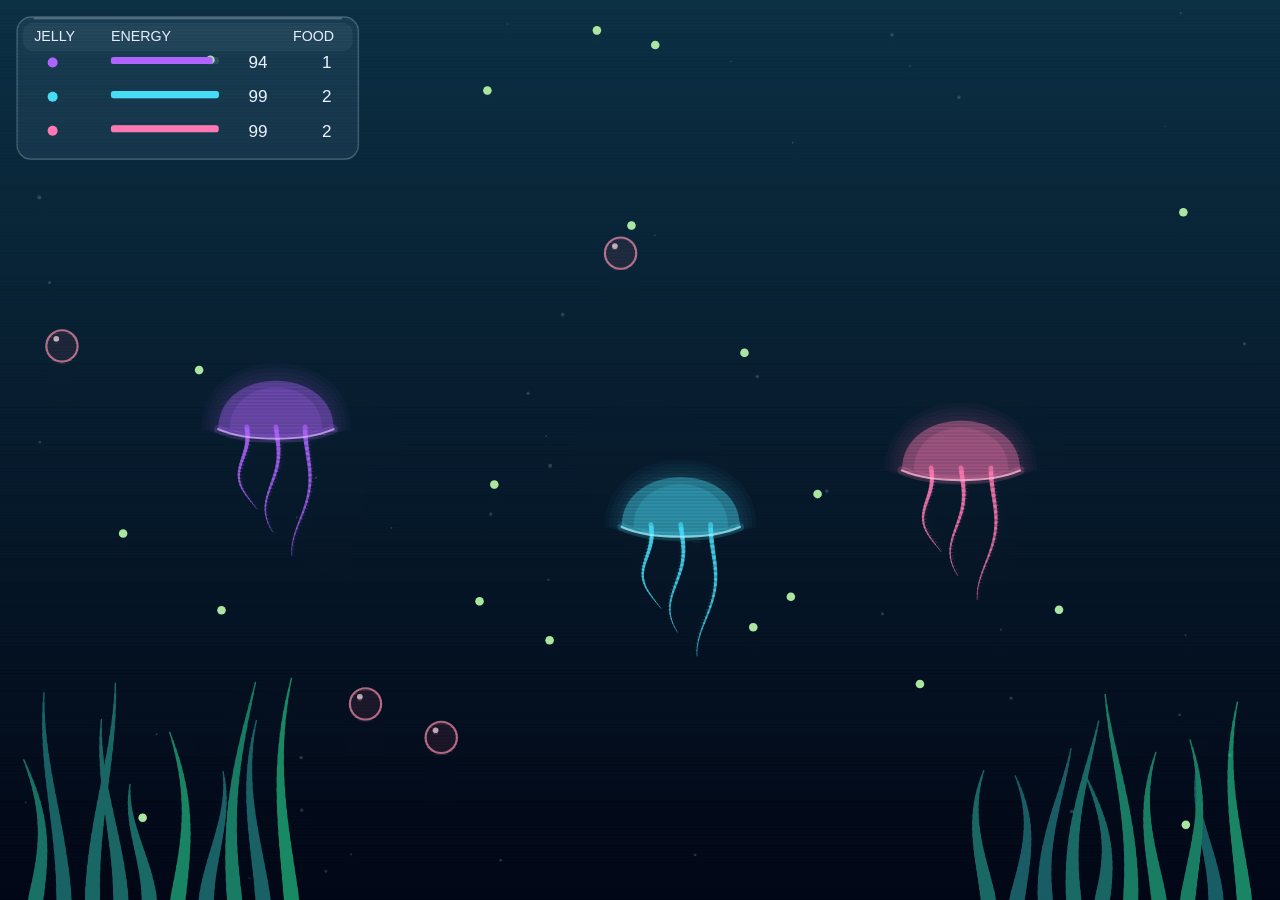
<file: week5/index.html>
<!DOCTYPE html>
<html lang="en">
  <head>
    <meta charset="utf-8" />
    <meta name="viewport" content="width=device-width, initial-scale=1.0">

    <title>Sketch</title>

    <link rel="stylesheet" type="text/css" href="style.css">

    <script src="libraries/p5.min.js"></script>
    <script src="libraries/p5.sound.min.js"></script>
  </head>

  <body>
    <script src="sketch.js"></script>
  </body>
</html>
</file>
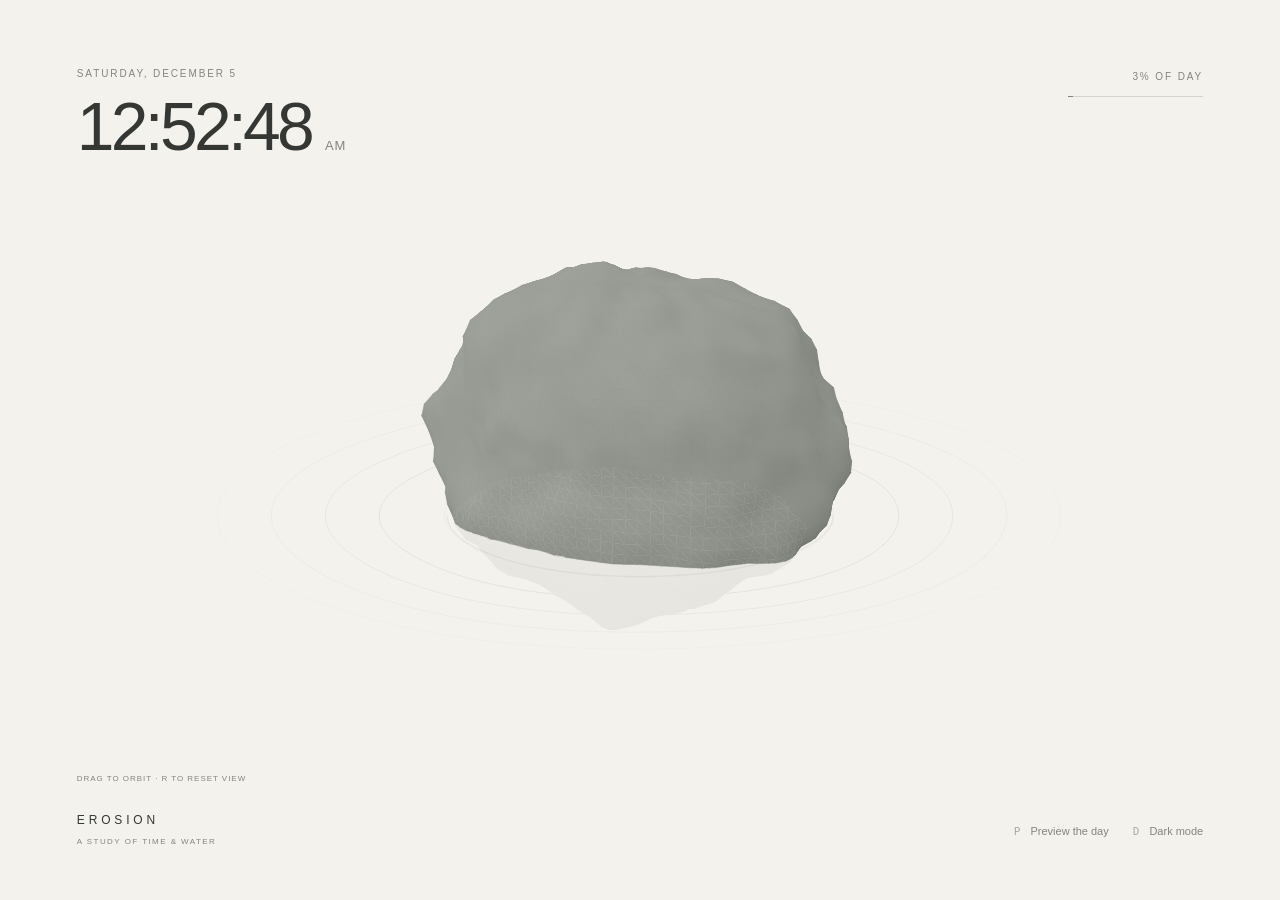
<file: week6/erotion time display/index.html>
<!DOCTYPE html>
<html lang="en">
<head>
  <meta charset="utf-8">
  <meta name="viewport" content="width=device-width, initial-scale=1">
  <meta name="theme-color" content="#f4f2ed">
  <title>Erosion — a clock for the passing day</title>
  <link rel="stylesheet" href="style.css">
  <script src="libraries/p5.min.js" defer></script>
  <script src="sketch.js" defer></script>
</head>
<body>
  <main>
    <header>
      <div><p id="date">THE PASSING DAY</p><h1><span id="time">—:—:—</span><span id="period">AM</span></h1><p id="preview-status" hidden>PREVIEW · A MOMENT IN THE DAY</p></div>
      <div class="progress"><p id="progress-label">0% OF DAY</p><div class="track" role="progressbar" aria-label="Day elapsed" aria-valuemin="0" aria-valuemax="100"><span id="progress-fill"></span></div></div>
    </header>
    <div id="art"></div>
    <p class="orbit-hint">DRAG TO ORBIT · R TO RESET VIEW</p>
    <section id="preview" aria-label="Preview time of day" hidden>
      <div class="timeline-label"><label for="timeline">EXPLORE THE DAY</label><span>PREVIEW</span></div>
      <input id="timeline" type="range" min="0" max="86399" step="1" value="43200" aria-label="Preview time">
      <div class="timeline-label"><span>12:00 am</span><span>NOON</span><span>11:59 pm</span></div>
    </section>
    <footer><div class="signature">EROSION<span>A STUDY OF TIME & WATER</span></div><nav aria-label="Artwork controls"><button id="preview-toggle" aria-pressed="false"><kbd>P</kbd> Preview the day</button><button id="theme-toggle" aria-pressed="false"><kbd>D</kbd> <span id="theme-label">Dark mode</span></button></nav></footer>
  </main>
</body>
</html>
</file>
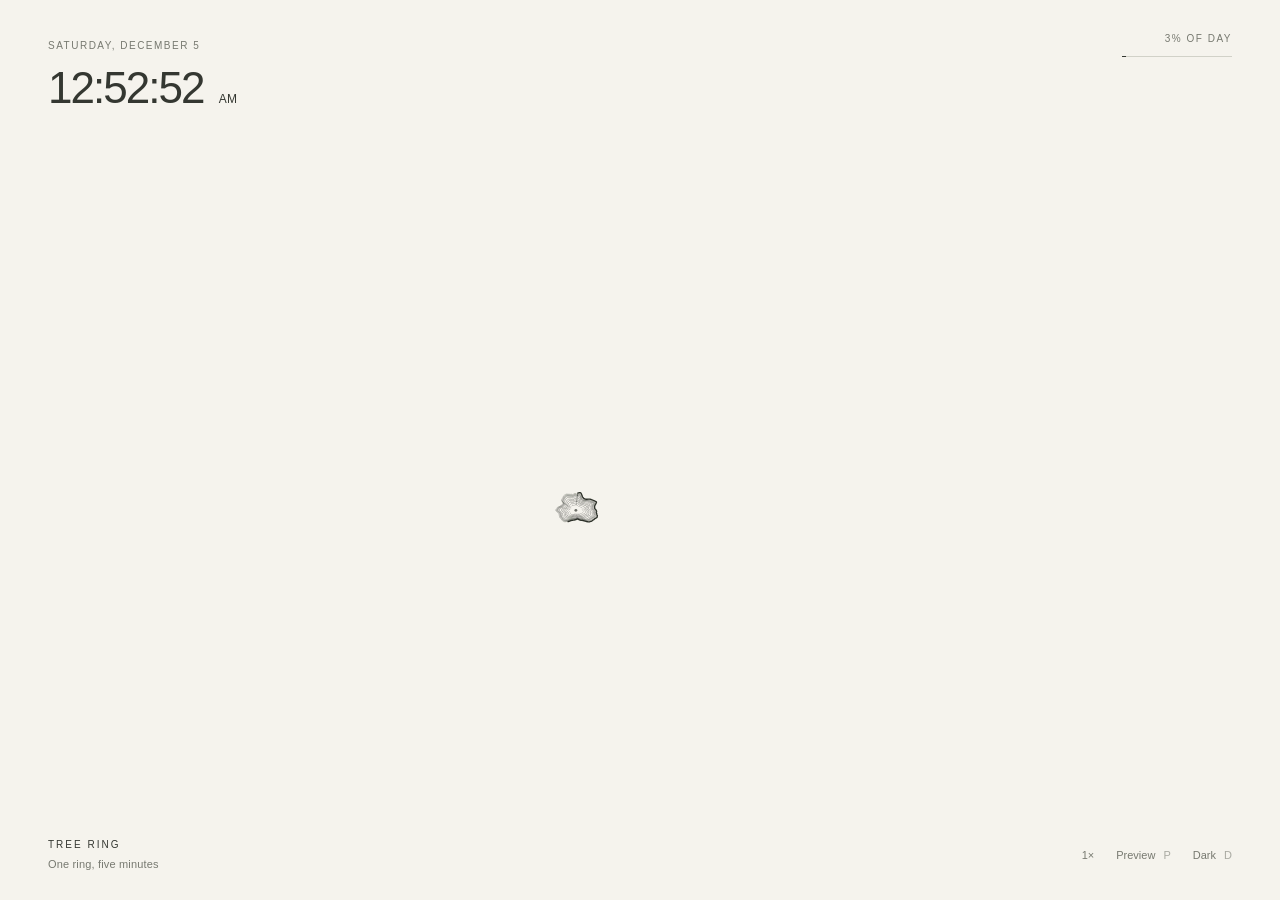
<file: week6/tree ring time display/index.html>
<!DOCTYPE html>
<html lang="en">
<head>
  <meta charset="utf-8">
  <meta name="viewport" content="width=device-width, initial-scale=1">
  <meta name="theme-color" content="#f5f3ed">
  <title>Tree Ring — A Visual Record of Time</title>
  <link rel="stylesheet" href="style.css">
  <script src="libraries/p5.min.js"></script>
  <script src="sketch.js" defer></script>
</head>
<body>
  <header>
    <div><p id="date">A VISUAL RECORD OF TIME</p><div class="time"><span id="time">0:00:00</span> <span id="period">AM</span></div></div>
    <div class="day"><p id="progress-label">0% OF DAY</p><div class="track"><div id="progress"></div></div></div>
  </header>
  <main id="art" aria-label="Organic tree rings: one ring for every five minutes of the day"></main>
  <section id="preview" hidden aria-label="Time preview">
    <div class="preview-heading"><label for="scrubber">PREVIEW · EXPLORE THE DAY</label><span id="ring-count"></span></div>
    <input id="scrubber" type="range" min="0" max="86399.999" step="0.001" value="0" aria-label="Preview time of day">
    <div class="ends"><span>12:00 AM</span><span>11:59 PM</span></div>
  </section>
  <footer><div class="title">TREE RING <span>One ring, five minutes</span></div><nav aria-label="Clock controls"><button id="zoom" title="Zoom into rings">1×</button><button id="preview-toggle" aria-pressed="false">Preview <kbd>P</kbd></button><button id="theme" aria-pressed="false">Dark <kbd>D</kbd></button></nav></footer>
</body>
</html>
</file>
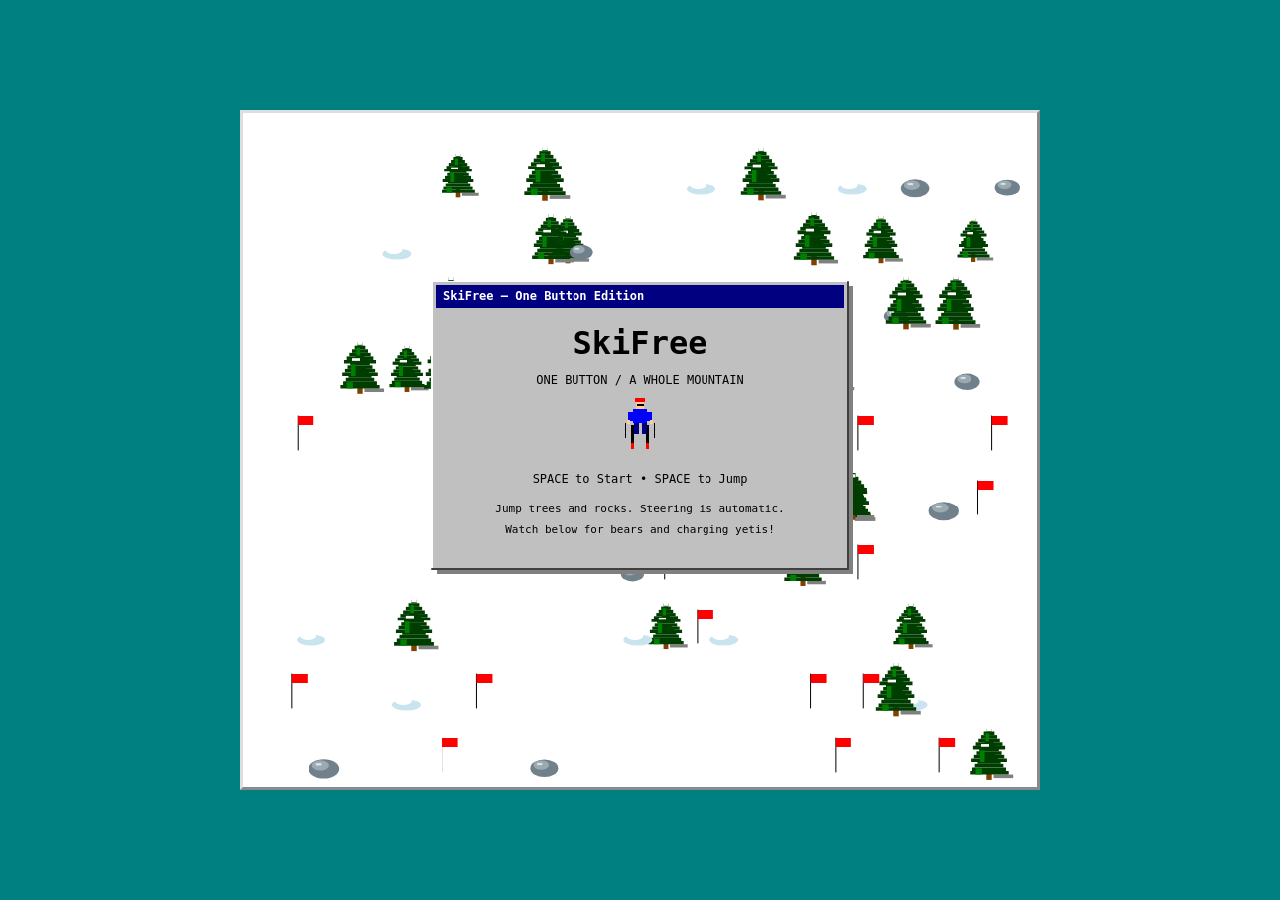
<file: week7/SkiFree - One Button Game/index.html>
<!DOCTYPE html>
<html lang="en">
  <head>
    <meta charset="utf-8" />
    <meta name="viewport" content="width=device-width, initial-scale=1.0">

    <title>One Button Ski</title>

    <link rel="stylesheet" type="text/css" href="style.css">

    <script defer src="libraries/p5.min.js"></script>
    <script defer src="sketch.js"></script>
  </head>

  <body>
    <noscript>Enable JavaScript to play One Button Ski.</noscript>
    <div id="load-error" role="alert" hidden></div>
    <script>
      window.addEventListener('error', function (event) {
        const errorBox = document.getElementById('load-error');
        if (!errorBox) return;
        errorBox.hidden = false;
        errorBox.textContent = 'Game failed to load: ' + (event.message || 'A required script could not be loaded. Check that this folder is opened with Live Server.');
      });
      window.addEventListener('load', function () {
        if (typeof window.p5 === 'undefined') {
          const errorBox = document.getElementById('load-error');
          errorBox.hidden = false;
          errorBox.textContent = 'p5.js did not load. Make sure libraries/p5.min.js is in the project folder and open index.html with Live Server.';
        }
      });
      window.setTimeout(function () {
        if (typeof window.p5 === 'undefined') return;
        if (!document.querySelector('canvas')) {
          const errorBox = document.getElementById('load-error');
          errorBox.hidden = false;
          errorBox.textContent = 'The game script loaded, but the canvas was not created. Refresh the page and check the browser Console for the first red error.';
        }
      }, 2500);
    </script>
  </body>
</html>
</file>
<file: week5/style.css>
html, body {
  margin: 0;
  padding: 0;
  overflow: hidden;
  background: #020716;
}

canvas {
  display: block;
}
</file>
<file: week6/erotion time display/style.css>
:root { color-scheme: light; --bg:#f4f2ed; --ink:#353734; --muted:#83857f; --line:#d3d4cd; }
* { box-sizing:border-box; }
body { margin:0; background:var(--bg); color:var(--ink); font-family:"Helvetica Neue",Helvetica,Arial,sans-serif; transition:background .8s,color .8s; }
body.dark { color-scheme:dark; --bg:#191c1d; --ink:#e1e2dc; --muted:#919893; --line:#444a49; }
main { min-height:100svh; overflow:hidden; }
header { position:absolute; z-index:2; top:7.5vh; left:6vw; right:6vw; display:flex; justify-content:space-between; align-items:flex-start; pointer-events:none; }
p { margin:0; font-size:10px; font-weight:400; letter-spacing:.19em; color:var(--muted); }
h1 { display:flex; align-items:baseline; gap:14px; margin:14px 0 0; font-size:clamp(36px,5.3vw,76px); font-weight:200; letter-spacing:-.055em; line-height:1; font-variant-numeric:tabular-nums; }
#period { font-size:13px; font-weight:400; letter-spacing:.06em; color:var(--muted); }
#preview-status { margin-top:18px; font-size:9px; }
.progress { width:135px; text-align:right; padding-top:3px; }
.track { margin-top:14px; height:1px; background:var(--line); }
.track span { display:block; height:1px; width:0; background:var(--muted); }
#art { position:absolute; inset:0; z-index:0; }
canvas { display:block; }
footer { position:absolute; bottom:6vh; left:6vw; right:6vw; z-index:2; display:flex; align-items:flex-end; justify-content:space-between; }
.signature { font-size:12px; letter-spacing:.32em; }
.signature span { display:block; margin-top:10px; font-size:8px; letter-spacing:.18em; color:var(--muted); }
nav { display:flex; gap:24px; }
button { border:0; background:none; color:var(--muted); padding:8px 0; cursor:pointer; font:11px "Helvetica Neue",Helvetica,Arial,sans-serif; }
button:hover,button[aria-pressed="true"] { color:var(--ink); }
kbd { font:9px inherit; margin-right:7px; opacity:.65; }
button:focus-visible,input:focus-visible { outline:1px solid var(--muted); outline-offset:6px; }
#preview { position:absolute; width:min(360px,76vw); bottom:16vh; left:50%; transform:translateX(-50%); z-index:3; }
.timeline-label { display:flex; justify-content:space-between; color:var(--muted); font-size:8px; letter-spacing:.14em; }
input[type="range"] { display:block; width:100%; height:20px; margin:9px 0; appearance:none; background:transparent; cursor:ew-resize; }
input[type="range"]::-webkit-slider-runnable-track { height:1px; background:var(--line); }
input[type="range"]::-moz-range-track { height:1px; background:var(--line); }
input[type="range"]::-webkit-slider-thumb { appearance:none; width:8px; height:8px; margin-top:-3.5px; border-radius:50%; background:var(--ink); }
input[type="range"]::-moz-range-thumb { width:8px; height:8px; border:0; border-radius:50%; background:var(--ink); }
[hidden] { display:none!important; }
@media(max-width:600px) { header { top:6vh; } .progress { width:80px; } .progress p { font-size:8px; } footer { bottom:4vh; } nav { flex-direction:column; gap:3px; } .signature span { max-width:125px; line-height:1.8; } #preview { bottom:20vh; } }
@media(prefers-reduced-motion:reduce) { body { transition:none; } }

#art canvas { cursor:grab; touch-action:none; }
#art canvas.dragging { cursor:grabbing; }
#art canvas:focus-visible { outline:1px solid var(--line); outline-offset:-4px; }
.orbit-hint { position:absolute; bottom:13vh; left:6vw; z-index:2; pointer-events:none; font-size:8px; letter-spacing:.12em; }
</file>
<file: week6/tree ring time display/style.css>
:root { color-scheme: light; --bg: #f5f3ed; --ink: #343731; --muted: #777970; --line: #d1d1c8; }
* { box-sizing: border-box; }
body { margin: 0; overflow: hidden; background: var(--bg); color: var(--ink); font-family: -apple-system, BlinkMacSystemFont, "Helvetica Neue", sans-serif; font-weight: 300; transition: background-color .5s, color .5s; }
body.dark { color-scheme: dark; --bg: #151715; --ink: #dcded4; --muted: #999e92; --line: #44483f; }
header { position: absolute; z-index: 2; top: 40px; left: 48px; right: 48px; display: flex; justify-content: space-between; pointer-events: none; }
p, .preview-heading, .ends { font-size: 10px; letter-spacing: .15em; font-weight: 400; }
p { margin: 0 0 12px; color: var(--muted); }
.time { font-size: clamp(28px, 4vw, 44px); letter-spacing: -.045em; font-variant-numeric: tabular-nums; }
#period { font-size: 12px; letter-spacing: .03em; margin-left: 5px; }
.day { text-align: right; width: 130px; padding-top: 3px; }
.track { height: 1px; background: var(--line); }
#progress { height: 1px; background: var(--ink); transform-origin: left; }
canvas { display: block; transition: filter .5s; }
body.dark canvas { filter: invert(1); }
footer { position: absolute; z-index: 2; bottom: 30px; left: 48px; right: 48px; display: flex; align-items: center; justify-content: space-between; }
.title { font-size: 10px; letter-spacing: .2em; font-weight: 400; }
.title span { display: block; font-size: 11px; letter-spacing: .015em; color: var(--muted); margin-top: 8px; }
nav { display: flex; gap: 22px; }
button { border: 0; padding: 8px 0; background: none; color: var(--muted); font: inherit; font-size: 11px; cursor: pointer; }
button:hover, button[aria-pressed="true"] { color: var(--ink); }
kbd { font: inherit; margin-left: 5px; opacity: .6; }
button:focus-visible, input:focus-visible { outline: 1px solid var(--ink); outline-offset: 5px; }
#preview { position: absolute; z-index: 3; width: min(480px, calc(100% - 48px)); left: 50%; transform: translateX(-50%); bottom: 106px; background: var(--bg); padding: 12px 8px; }
.preview-heading, .ends { display: flex; justify-content: space-between; color: var(--muted); font-size: 9px; letter-spacing: .09em; }
input[type="range"] { appearance: none; width: 100%; margin: 18px 0 12px; height: 1px; background: var(--line); cursor: pointer; }
input::-webkit-slider-thumb { appearance: none; width: 9px; height: 9px; border-radius: 50%; background: var(--ink); }
input::-moz-range-thumb { width: 9px; height: 9px; border: 0; border-radius: 50%; background: var(--ink); }
@media (max-width: 600px) { header { top: 28px; left: 24px; right: 24px; } footer { bottom: 24px; left: 24px; right: 24px; } .day { width: 90px; } nav { gap: 14px; } .title span { max-width: 130px; line-height: 1.5; } kbd { display: none; } }
@media (prefers-reduced-motion: reduce) { body, canvas { transition: none; } }

/* Quiet background-colored clearances keep text legible over the larger art,
   including when zoomed. No border, shadow or separate panel color. */
header > div, footer > .title, footer > nav {
  background: var(--bg);
  padding: 10px;
  margin: -10px;
  transition: background-color .5s;
}
</file>
<file: week7/SkiFree - One Button Game/style.css>
* { box-sizing: border-box; }

html, body {
  margin: 0;
  min-height: 100%;
  background: #008080;
  color: #244456;
}

body {
  min-height: 100vh;
  display: grid;
  place-items: center;
  padding: 18px;
  font-family: ui-monospace, SFMono-Regular, Menlo, Consolas, monospace;
}

canvas {
  display: block;
  width: min(800px, calc(100vw - 36px), calc((100vh - 36px) * 800 / 680)) !important;
  height: auto !important;
  border: 3px outset #dedede;
  image-rendering: pixelated;
}

#load-error {
  position: fixed;
  inset: 16px 16px auto;
  z-index: 2;
  max-width: 720px;
  margin: 0 auto;
  padding: 14px 16px;
  color: #692f2c;
  background: #fff4ef;
  border: 2px solid #d58a74;
  border-radius: 6px;
  font: 13px/1.5 ui-monospace, SFMono-Regular, Menlo, Consolas, monospace;
}
</file>
